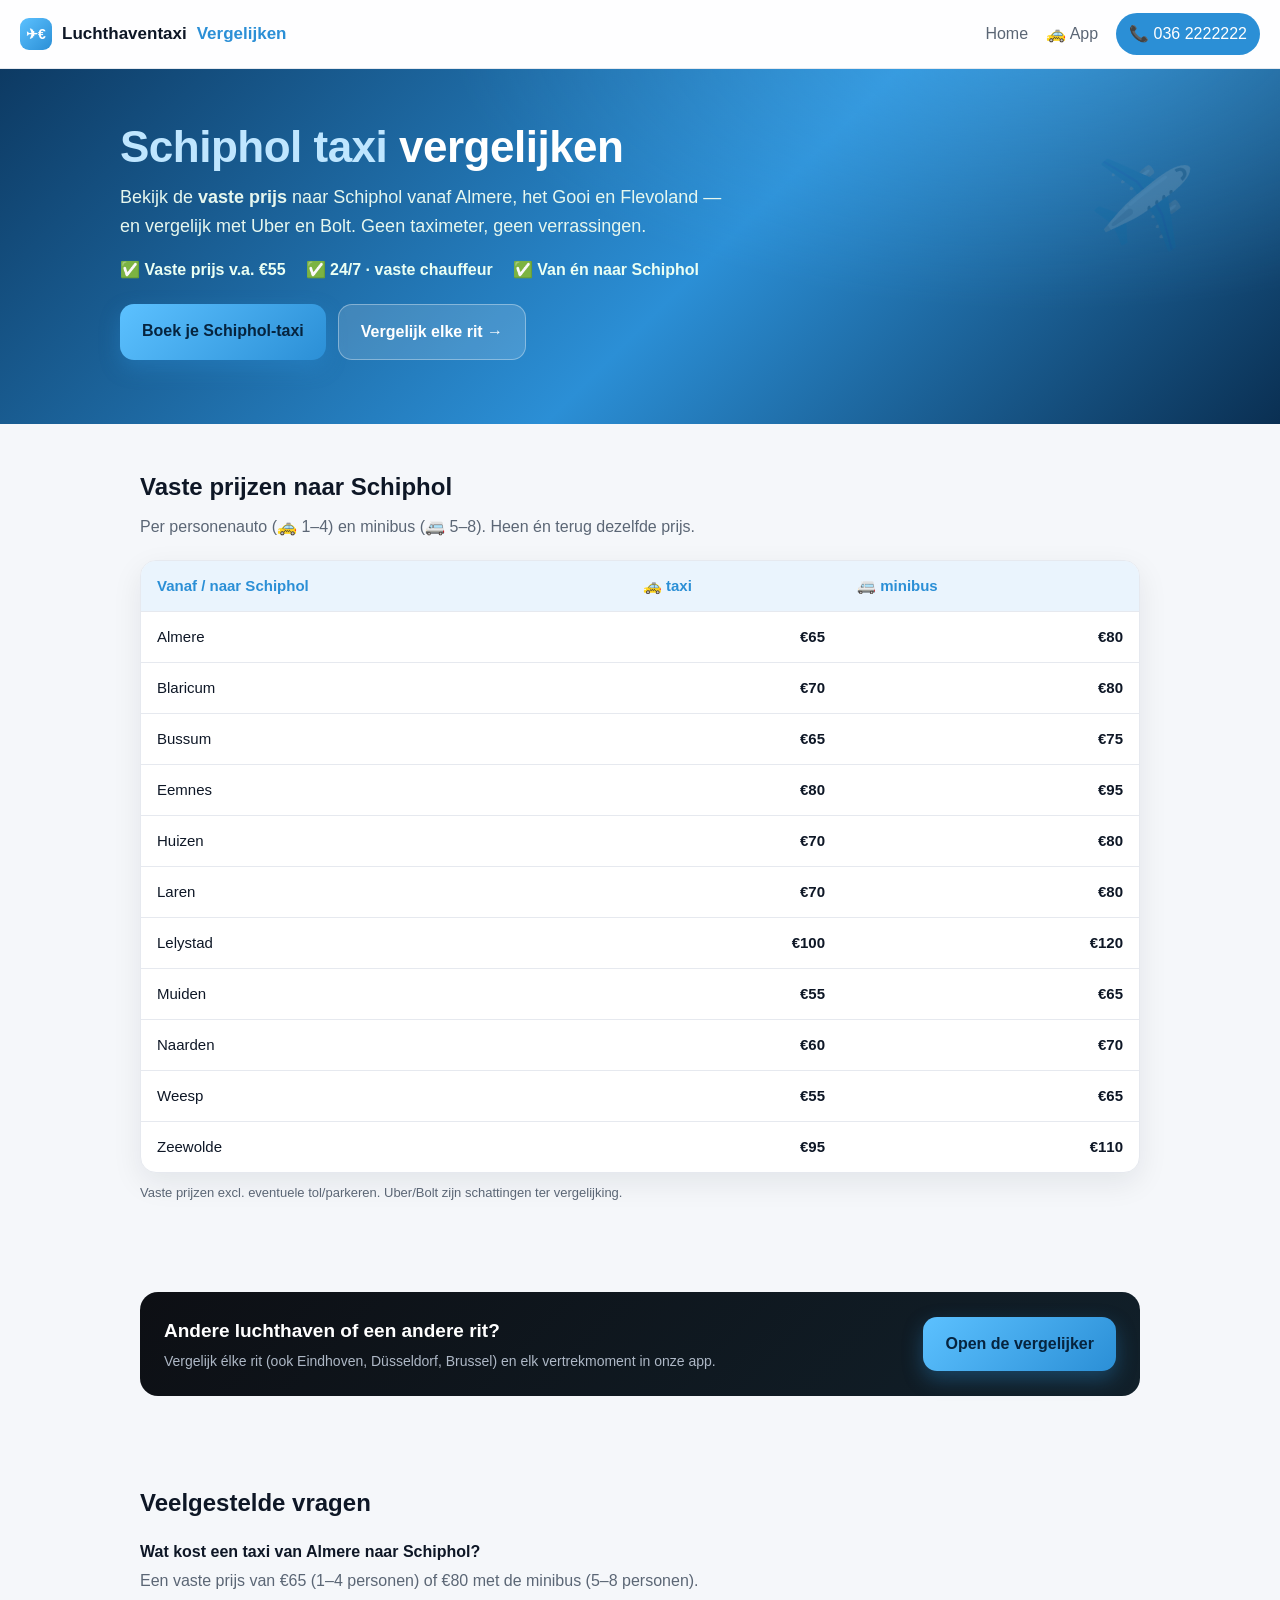
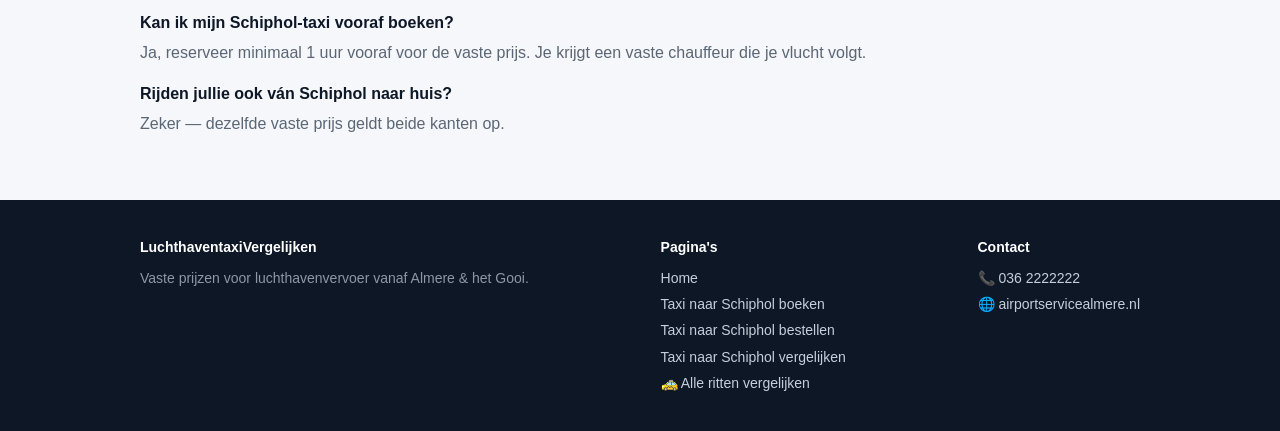
<file: schiphol-taxi-vergelijken/index.html>
<!DOCTYPE html>
<html lang="nl">
<head>
  <meta charset="UTF-8" />
  <meta name="viewport" content="width=device-width, initial-scale=1.0" />
  <title>Schiphol taxi vergelijken — vaste prijs vanaf Almere & het Gooi | v.a. €55</title>
  <meta name="description" content="Schiphol taxi vergelijken vanaf Almere, Bussum, Naarden, Huizen, Weesp en meer. Bekijk de vaste prijs (v.a. €55), vergelijk met Uber en Bolt, en boek je taxi naar Schiphol in één klik." />
  <meta name="keywords" content="schiphol taxi vergelijken, taxi naar schiphol vergelijken, schiphol taxi Almere, taxi Almere Schiphol vaste prijs, goedkope schiphol taxi" />
  <link rel="canonical" href="https://luchthaventaxivergelijken.nl/schiphol-taxi-vergelijken/" />
  <meta name="robots" content="index,follow,max-image-preview:large" />
  <meta name="theme-color" content="#2b8fd6" />
  <meta property="og:type" content="website" />
  <meta property="og:locale" content="nl_NL" />
  <meta property="og:title" content="Schiphol taxi vergelijken — vaste prijs vanaf Almere & het Gooi" />
  <meta property="og:description" content="Vaste prijs naar Schiphol v.a. €55. Vergelijk met Uber/Bolt en boek met een vaste chauffeur." />
  <meta property="og:url" content="https://luchthaventaxivergelijken.nl/schiphol-taxi-vergelijken/" />
  <meta property="og:image" content="https://luchthaventaxivergelijken.nl/assets/og.png" />
  <meta name="twitter:card" content="summary_large_image" />
  <link rel="icon" href="../assets/favicon.svg" type="image/svg+xml" />
  <link rel="stylesheet" href="../landings.css" />
  <script type="application/ld+json">
  {"@context":"https://schema.org","@type":"FAQPage","mainEntity":[
    {"@type":"Question","name":"Wat kost een taxi van Almere naar Schiphol?","acceptedAnswer":{"@type":"Answer","text":"Een taxi van Almere naar Schiphol kost een vaste prijs van €65 (1–4 personen) of €80 met de minibus (5–8 personen)."}},
    {"@type":"Question","name":"Is een vaste prijs goedkoper dan Uber naar Schiphol?","acceptedAnswer":{"@type":"Answer","text":"Voor Schiphol meestal wel: wij rekenen een vaste prijs zonder taximeter of drukte-toeslag, terwijl Uber en Bolt met surge werken."}}
  ]}
  </script>
</head>
<body>
  <header class="site-header">
    <a class="logo" href="../"><span class="badge">✈︎€</span>Luchthaventaxi<strong>Vergelijken</strong></a>
    <nav class="nav">
      <a class="hide" href="../">Home</a>
      <a class="hide" href="../app/">🚕 App</a>
      <a class="cta" href="tel:0362222222">📞 036&nbsp;2222222</a>
    </nav>
  </header>

  <section class="hero">
    <div class="hero-bg"></div>
    <div class="hero-in">
      <h1><span class="accent">Schiphol taxi</span> vergelijken</h1>
      <p class="lead">Bekijk de <strong>vaste prijs</strong> naar Schiphol vanaf Almere, het Gooi en Flevoland — en vergelijk met Uber en Bolt. Geen taximeter, geen verrassingen.</p>
      <ul class="points"><li>✅ Vaste prijs v.a. €55</li><li>✅ 24/7 · vaste chauffeur</li><li>✅ Van én naar Schiphol</li></ul>
      <div class="cta-row">
        <a class="btn btn-primary" href="https://www.airportservicealmere.nl/" target="_blank" rel="noopener">Boek je Schiphol-taxi</a>
        <a class="btn btn-ghost" href="../app/">Vergelijk elke rit →</a>
      </div>
    </div>
  </section>

  <section class="block">
    <div class="container">
      <h2 class="section-title">Vaste prijzen naar Schiphol</h2>
      <p class="section-sub">Per personenauto (🚕 1–4) en minibus (🚐 5–8). Heen én terug dezelfde prijs.</p>
      <div class="card">
        <table class="fares">
          <thead><tr><th>Vanaf / naar Schiphol</th><th>🚕 taxi</th><th>🚐 minibus</th></tr></thead>
          <tbody>
            <tr><td>Almere</td><td>€65</td><td>€80</td></tr>
            <tr><td>Blaricum</td><td>€70</td><td>€80</td></tr>
            <tr><td>Bussum</td><td>€65</td><td>€75</td></tr>
            <tr><td>Eemnes</td><td>€80</td><td>€95</td></tr>
            <tr><td>Huizen</td><td>€70</td><td>€80</td></tr>
            <tr><td>Laren</td><td>€70</td><td>€80</td></tr>
            <tr><td>Lelystad</td><td>€100</td><td>€120</td></tr>
            <tr><td>Muiden</td><td>€55</td><td>€65</td></tr>
            <tr><td>Naarden</td><td>€60</td><td>€70</td></tr>
            <tr><td>Weesp</td><td>€55</td><td>€65</td></tr>
            <tr><td>Zeewolde</td><td>€95</td><td>€110</td></tr>
          </tbody>
        </table>
      </div>
      <p class="note">Vaste prijzen excl. eventuele tol/parkeren. Uber/Bolt zijn schattingen ter vergelijking.</p>
    </div>
  </section>

  <section class="block">
    <div class="container">
      <div class="app-cta">
        <div><h3>Andere luchthaven of een andere rit?</h3><p>Vergelijk élke rit (ook Eindhoven, Düsseldorf, Brussel) en elk vertrekmoment in onze app.</p></div>
        <a class="btn btn-primary" href="../app/">Open de vergelijker</a>
      </div>
    </div>
  </section>

  <section class="block">
    <div class="container faq">
      <h2 class="section-title">Veelgestelde vragen</h2>
      <dl>
        <dt>Wat kost een taxi van Almere naar Schiphol?</dt>
        <dd>Een vaste prijs van €65 (1–4 personen) of €80 met de minibus (5–8 personen).</dd>
        <dt>Kan ik mijn Schiphol-taxi vooraf boeken?</dt>
        <dd>Ja, reserveer minimaal 1 uur vooraf voor de vaste prijs. Je krijgt een vaste chauffeur die je vlucht volgt.</dd>
        <dt>Rijden jullie ook ván Schiphol naar huis?</dt>
        <dd>Zeker — dezelfde vaste prijs geldt beide kanten op.</dd>
      </dl>
    </div>
  </section>

  <footer class="site">
    <div class="container cols">
      <div><h4>LuchthaventaxiVergelijken</h4><p>Vaste prijzen voor luchthavenvervoer vanaf Almere & het Gooi.</p></div>
      <div><h4>Pagina's</h4><ul>
        <li><a href="../">Home</a></li>
        <li><a href="../taxi-naar-schiphol-boeken/">Taxi naar Schiphol boeken</a></li>
        <li><a href="../taxi-naar-schiphol-bestellen/">Taxi naar Schiphol bestellen</a></li>
        <li><a href="../taxi-naar-schiphol-vergelijken/">Taxi naar Schiphol vergelijken</a></li>
        <li><a href="../app/">🚕 Alle ritten vergelijken</a></li>
      </ul></div>
      <div><h4>Contact</h4><ul><li>📞 <a href="tel:0362222222">036 2222222</a></li><li>🌐 <a href="https://www.airportservicealmere.nl/" target="_blank" rel="noopener">airportservicealmere.nl</a></li></ul></div>
    </div>
  </footer>
</body>
</html>
</file>
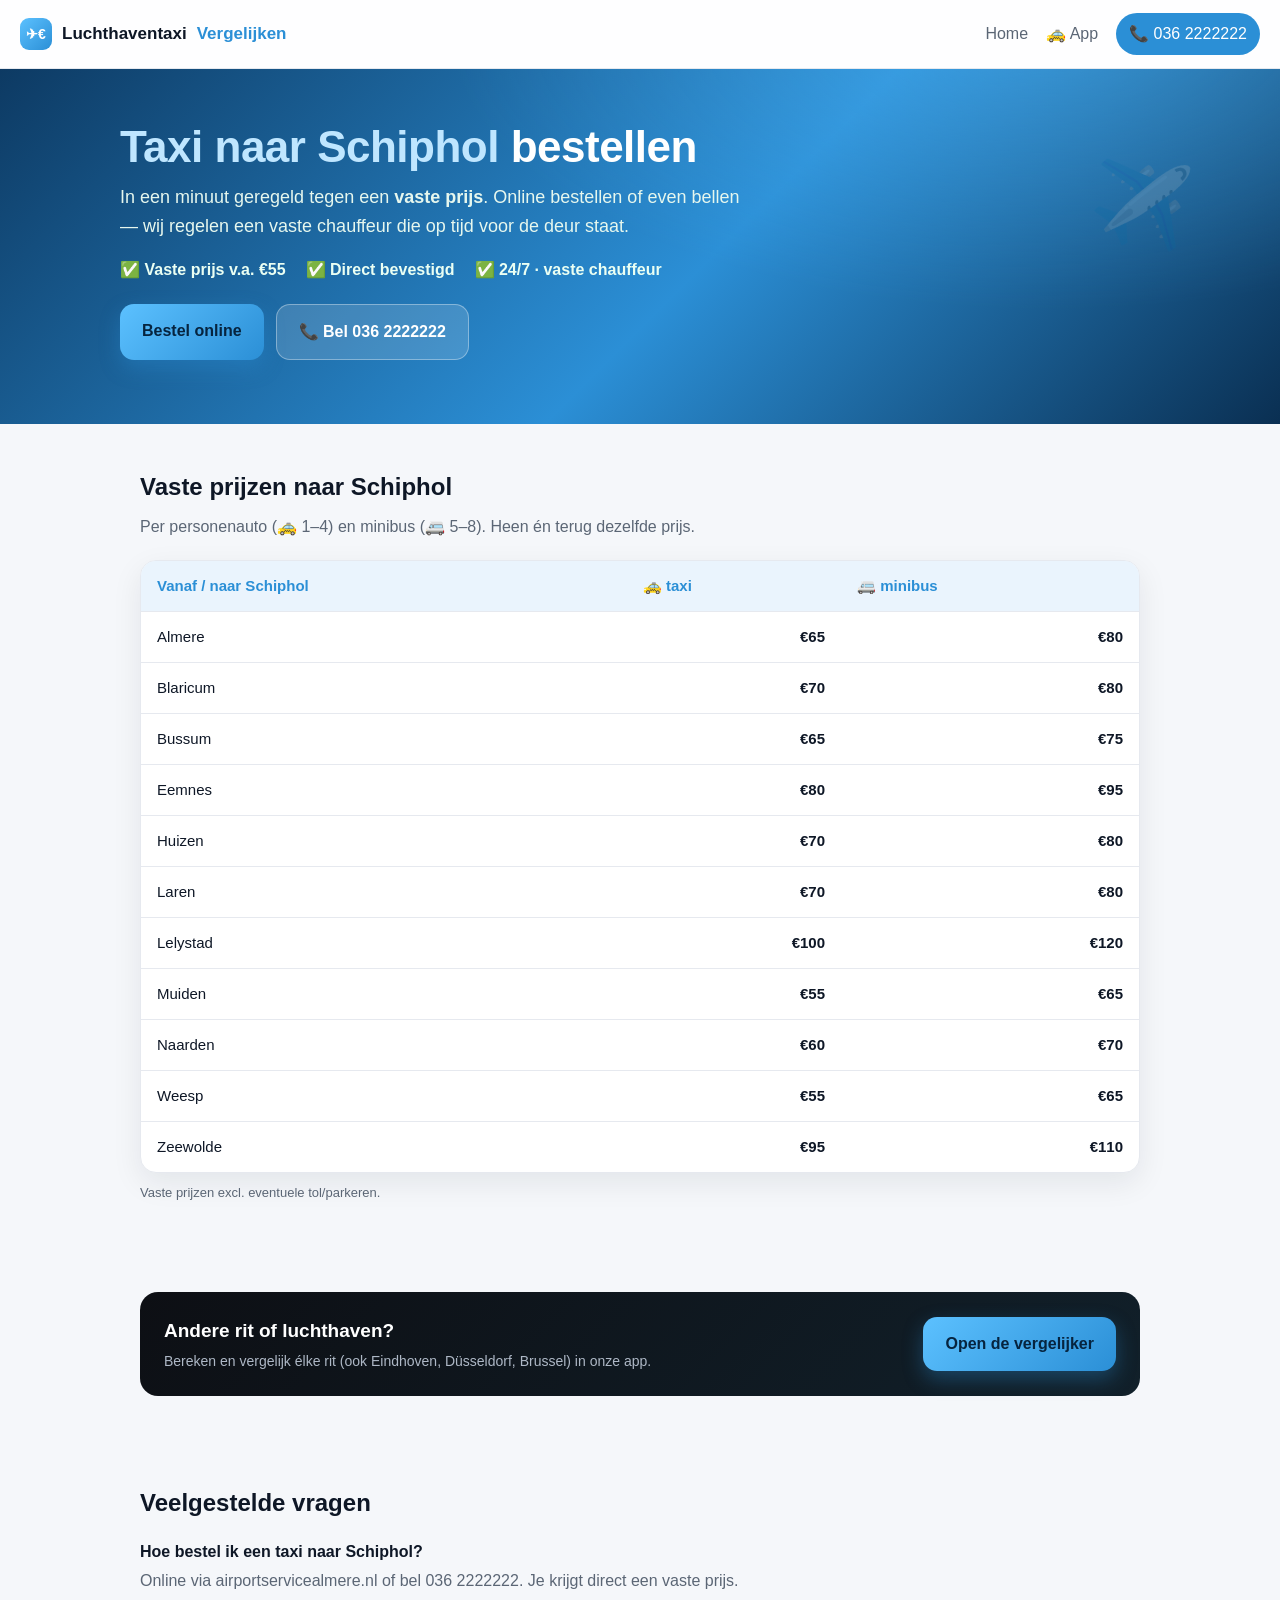
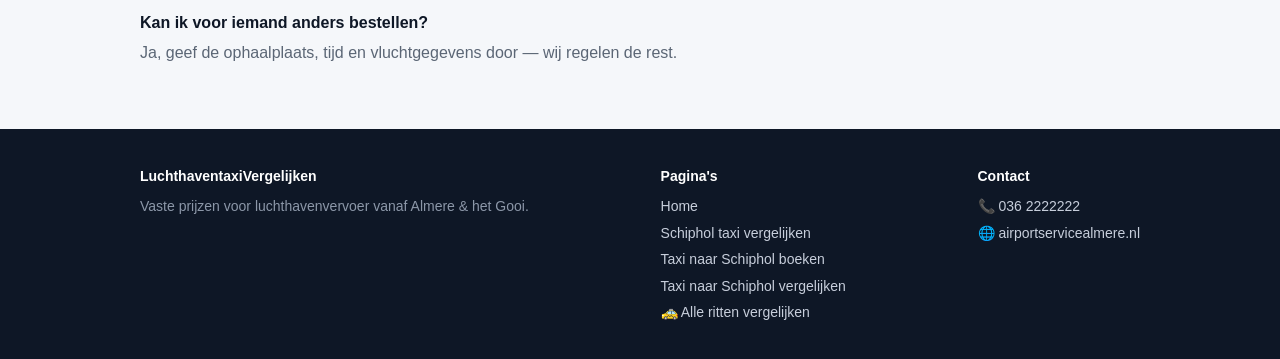
<file: taxi-naar-schiphol-bestellen/index.html>
<!DOCTYPE html>
<html lang="nl">
<head>
  <meta charset="UTF-8" />
  <meta name="viewport" content="width=device-width, initial-scale=1.0" />
  <title>Taxi naar Schiphol bestellen — direct geregeld, vaste prijs</title>
  <meta name="description" content="Taxi naar Schiphol bestellen vanaf Almere en het Gooi. Vaste prijs v.a. €55, vaste chauffeur, 24/7. Online bestellen of bel 036 2222222 — geen taximeter, geen verrassingen." />
  <meta name="keywords" content="taxi naar schiphol bestellen, schiphol taxi bestellen, taxi Almere Schiphol bestellen, luchthaventaxi bestellen" />
  <link rel="canonical" href="https://luchthaventaxivergelijken.nl/taxi-naar-schiphol-bestellen/" />
  <meta name="robots" content="index,follow,max-image-preview:large" />
  <meta name="theme-color" content="#2b8fd6" />
  <meta property="og:type" content="website" />
  <meta property="og:locale" content="nl_NL" />
  <meta property="og:title" content="Taxi naar Schiphol bestellen — direct geregeld, vaste prijs" />
  <meta property="og:description" content="Bestel je Schiphol-taxi tegen een vaste prijs. 24/7, vaste chauffeur, geen taximeter." />
  <meta property="og:url" content="https://luchthaventaxivergelijken.nl/taxi-naar-schiphol-bestellen/" />
  <meta property="og:image" content="https://luchthaventaxivergelijken.nl/assets/og.png" />
  <meta name="twitter:card" content="summary_large_image" />
  <link rel="icon" href="../assets/favicon.svg" type="image/svg+xml" />
  <link rel="stylesheet" href="../landings.css" />
  <script type="application/ld+json">
  {"@context":"https://schema.org","@type":"FAQPage","mainEntity":[
    {"@type":"Question","name":"Hoe bestel ik een taxi naar Schiphol?","acceptedAnswer":{"@type":"Answer","text":"Bestel online via airportservicealmere.nl of bel 036 2222222. Je krijgt een vaste prijs en een vaste chauffeur."}},
    {"@type":"Question","name":"Wat kost een taxi naar Schiphol?","acceptedAnswer":{"@type":"Answer","text":"Vanaf €55 afhankelijk van je plaats; Almere–Schiphol is €65 (taxi) of €80 (minibus)."}}
  ]}
  </script>
</head>
<body>
  <header class="site-header">
    <a class="logo" href="../"><span class="badge">✈︎€</span>Luchthaventaxi<strong>Vergelijken</strong></a>
    <nav class="nav">
      <a class="hide" href="../">Home</a>
      <a class="hide" href="../app/">🚕 App</a>
      <a class="cta" href="tel:0362222222">📞 036&nbsp;2222222</a>
    </nav>
  </header>

  <section class="hero">
    <div class="hero-bg"></div>
    <div class="hero-in">
      <h1><span class="accent">Taxi naar Schiphol</span> bestellen</h1>
      <p class="lead">In een minuut geregeld tegen een <strong>vaste prijs</strong>. Online bestellen of even bellen — wij regelen een vaste chauffeur die op tijd voor de deur staat.</p>
      <ul class="points"><li>✅ Vaste prijs v.a. €55</li><li>✅ Direct bevestigd</li><li>✅ 24/7 · vaste chauffeur</li></ul>
      <div class="cta-row">
        <a class="btn btn-primary" href="https://www.airportservicealmere.nl/" target="_blank" rel="noopener">Bestel online</a>
        <a class="btn btn-ghost" href="tel:0362222222">📞 Bel 036 2222222</a>
      </div>
    </div>
  </section>

  <section class="block">
    <div class="container">
      <h2 class="section-title">Vaste prijzen naar Schiphol</h2>
      <p class="section-sub">Per personenauto (🚕 1–4) en minibus (🚐 5–8). Heen én terug dezelfde prijs.</p>
      <div class="card">
        <table class="fares">
          <thead><tr><th>Vanaf / naar Schiphol</th><th>🚕 taxi</th><th>🚐 minibus</th></tr></thead>
          <tbody>
            <tr><td>Almere</td><td>€65</td><td>€80</td></tr>
            <tr><td>Blaricum</td><td>€70</td><td>€80</td></tr>
            <tr><td>Bussum</td><td>€65</td><td>€75</td></tr>
            <tr><td>Eemnes</td><td>€80</td><td>€95</td></tr>
            <tr><td>Huizen</td><td>€70</td><td>€80</td></tr>
            <tr><td>Laren</td><td>€70</td><td>€80</td></tr>
            <tr><td>Lelystad</td><td>€100</td><td>€120</td></tr>
            <tr><td>Muiden</td><td>€55</td><td>€65</td></tr>
            <tr><td>Naarden</td><td>€60</td><td>€70</td></tr>
            <tr><td>Weesp</td><td>€55</td><td>€65</td></tr>
            <tr><td>Zeewolde</td><td>€95</td><td>€110</td></tr>
          </tbody>
        </table>
      </div>
      <p class="note">Vaste prijzen excl. eventuele tol/parkeren.</p>
    </div>
  </section>

  <section class="block">
    <div class="container">
      <div class="app-cta">
        <div><h3>Andere rit of luchthaven?</h3><p>Bereken en vergelijk élke rit (ook Eindhoven, Düsseldorf, Brussel) in onze app.</p></div>
        <a class="btn btn-primary" href="../app/">Open de vergelijker</a>
      </div>
    </div>
  </section>

  <section class="block">
    <div class="container faq">
      <h2 class="section-title">Veelgestelde vragen</h2>
      <dl>
        <dt>Hoe bestel ik een taxi naar Schiphol?</dt>
        <dd>Online via airportservicealmere.nl of bel 036 2222222. Je krijgt direct een vaste prijs.</dd>
        <dt>Kan ik voor iemand anders bestellen?</dt>
        <dd>Ja, geef de ophaalplaats, tijd en vluchtgegevens door — wij regelen de rest.</dd>
      </dl>
    </div>
  </section>

  <footer class="site">
    <div class="container cols">
      <div><h4>LuchthaventaxiVergelijken</h4><p>Vaste prijzen voor luchthavenvervoer vanaf Almere & het Gooi.</p></div>
      <div><h4>Pagina's</h4><ul>
        <li><a href="../">Home</a></li>
        <li><a href="../schiphol-taxi-vergelijken/">Schiphol taxi vergelijken</a></li>
        <li><a href="../taxi-naar-schiphol-boeken/">Taxi naar Schiphol boeken</a></li>
        <li><a href="../taxi-naar-schiphol-vergelijken/">Taxi naar Schiphol vergelijken</a></li>
        <li><a href="../app/">🚕 Alle ritten vergelijken</a></li>
      </ul></div>
      <div><h4>Contact</h4><ul><li>📞 <a href="tel:0362222222">036 2222222</a></li><li>🌐 <a href="https://www.airportservicealmere.nl/" target="_blank" rel="noopener">airportservicealmere.nl</a></li></ul></div>
    </div>
  </footer>
</body>
</html>
</file>
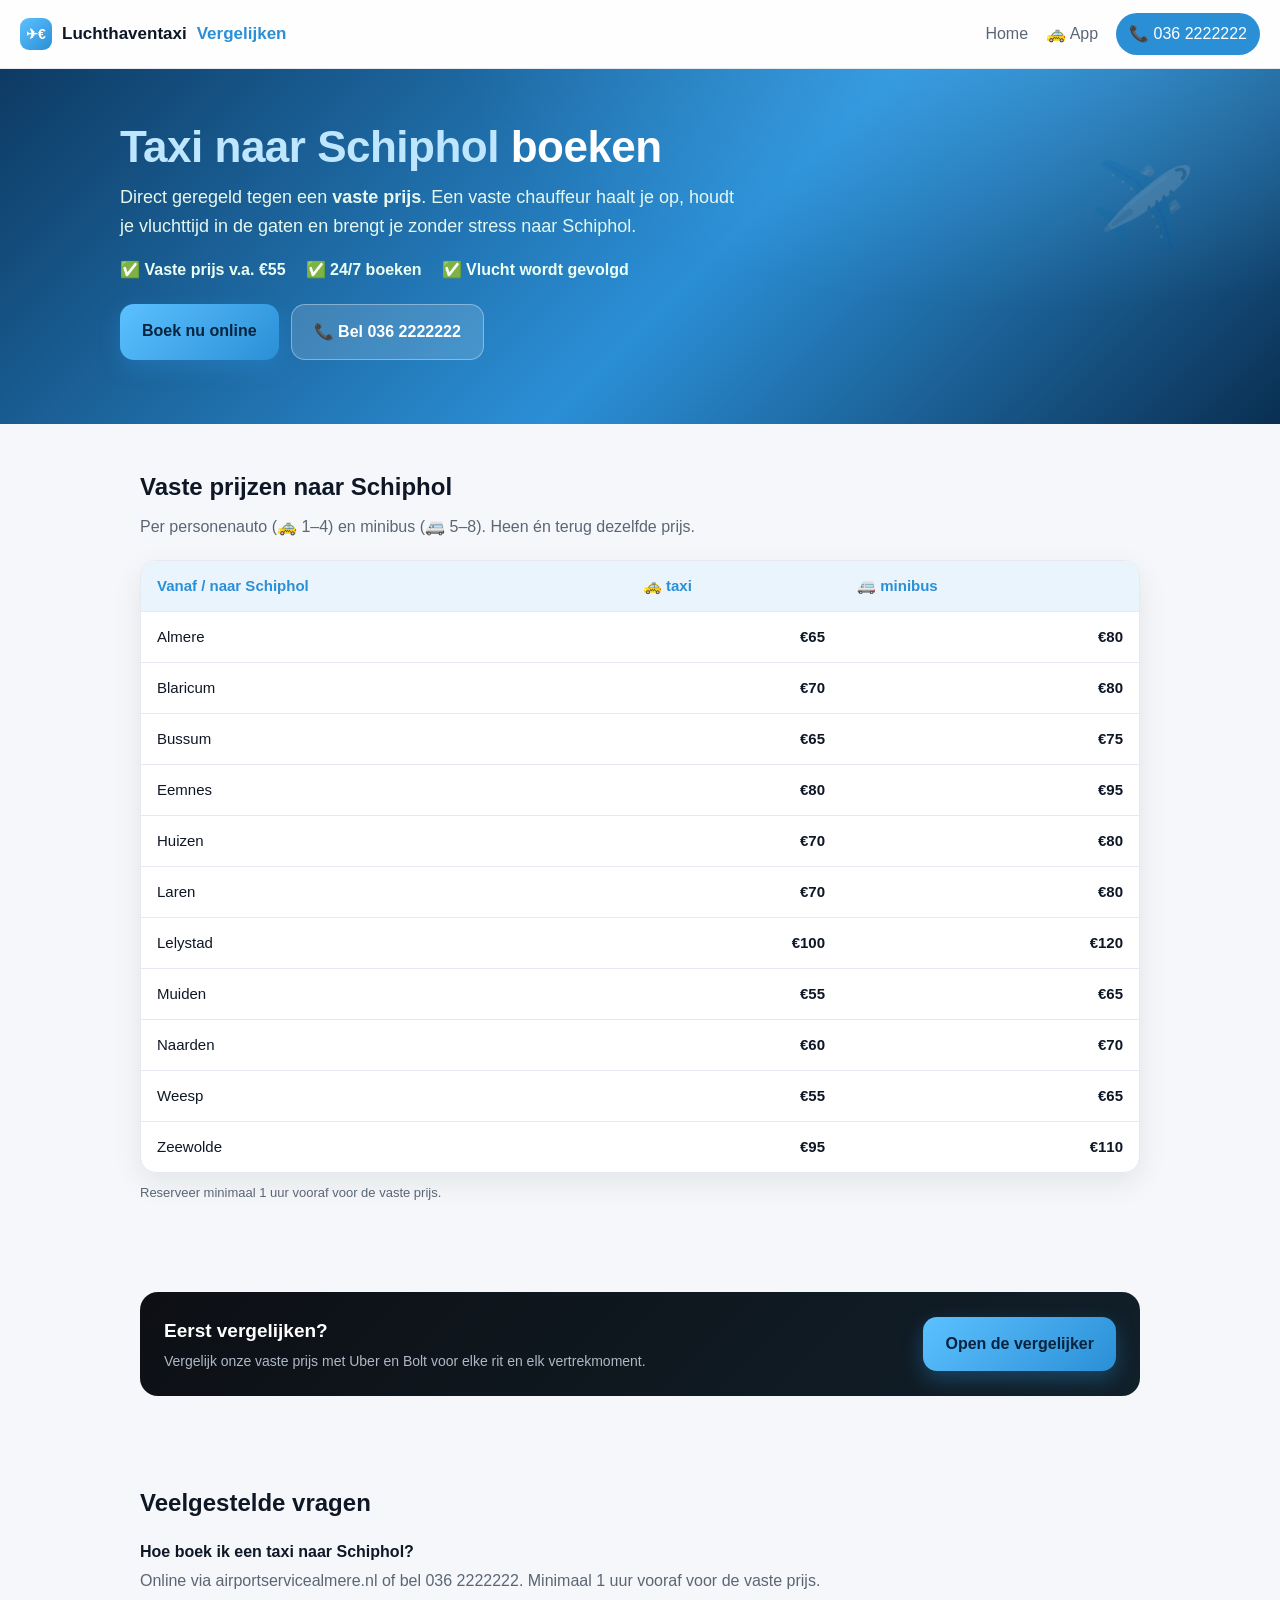
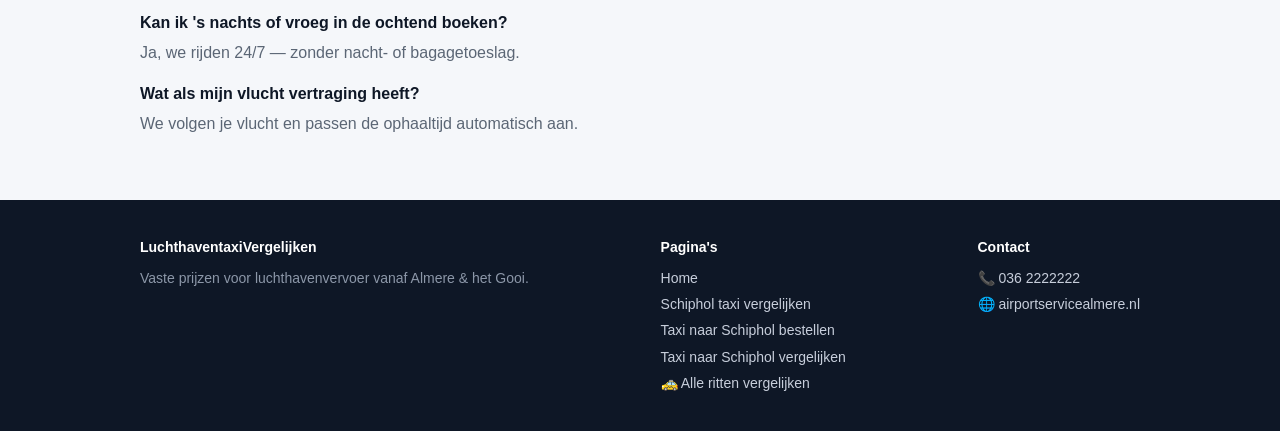
<file: taxi-naar-schiphol-boeken/index.html>
<!DOCTYPE html>
<html lang="nl">
<head>
  <meta charset="UTF-8" />
  <meta name="viewport" content="width=device-width, initial-scale=1.0" />
  <title>Taxi naar Schiphol boeken — vaste prijs, vaste chauffeur | 24/7</title>
  <meta name="description" content="Taxi naar Schiphol boeken vanaf Almere en het Gooi tegen een vaste prijs (v.a. €55). Vaste chauffeur, 24/7 beschikbaar, je vlucht wordt gevolgd. Reserveer minimaal 1 uur vooraf." />
  <meta name="keywords" content="taxi naar schiphol boeken, schiphol taxi boeken, taxi Almere Schiphol boeken, luchthaventaxi reserveren, taxi naar schiphol reserveren" />
  <link rel="canonical" href="https://luchthaventaxivergelijken.nl/taxi-naar-schiphol-boeken/" />
  <meta name="robots" content="index,follow,max-image-preview:large" />
  <meta name="theme-color" content="#2b8fd6" />
  <meta property="og:type" content="website" />
  <meta property="og:locale" content="nl_NL" />
  <meta property="og:title" content="Taxi naar Schiphol boeken — vaste prijs, vaste chauffeur" />
  <meta property="og:description" content="Boek je Schiphol-taxi tegen een vaste prijs. 24/7, vaste chauffeur, je vlucht wordt gevolgd." />
  <meta property="og:url" content="https://luchthaventaxivergelijken.nl/taxi-naar-schiphol-boeken/" />
  <meta property="og:image" content="https://luchthaventaxivergelijken.nl/assets/og.png" />
  <meta name="twitter:card" content="summary_large_image" />
  <link rel="icon" href="../assets/favicon.svg" type="image/svg+xml" />
  <link rel="stylesheet" href="../landings.css" />
  <script type="application/ld+json">
  {"@context":"https://schema.org","@type":"FAQPage","mainEntity":[
    {"@type":"Question","name":"Hoe boek ik een taxi naar Schiphol?","acceptedAnswer":{"@type":"Answer","text":"Boek online via airportservicealmere.nl of bel 036 2222222. Reserveer minimaal 1 uur vooraf voor de vaste prijs."}},
    {"@type":"Question","name":"Houden jullie mijn vluchttijd in de gaten?","acceptedAnswer":{"@type":"Answer","text":"Ja. Bij ophalen vanaf Schiphol volgen we je vlucht, zodat de chauffeur klaarstaat wanneer je land."}}
  ]}
  </script>
</head>
<body>
  <header class="site-header">
    <a class="logo" href="../"><span class="badge">✈︎€</span>Luchthaventaxi<strong>Vergelijken</strong></a>
    <nav class="nav">
      <a class="hide" href="../">Home</a>
      <a class="hide" href="../app/">🚕 App</a>
      <a class="cta" href="tel:0362222222">📞 036&nbsp;2222222</a>
    </nav>
  </header>

  <section class="hero">
    <div class="hero-bg"></div>
    <div class="hero-in">
      <h1><span class="accent">Taxi naar Schiphol</span> boeken</h1>
      <p class="lead">Direct geregeld tegen een <strong>vaste prijs</strong>. Een vaste chauffeur haalt je op, houdt je vluchttijd in de gaten en brengt je zonder stress naar Schiphol.</p>
      <ul class="points"><li>✅ Vaste prijs v.a. €55</li><li>✅ 24/7 boeken</li><li>✅ Vlucht wordt gevolgd</li></ul>
      <div class="cta-row">
        <a class="btn btn-primary" href="https://www.airportservicealmere.nl/" target="_blank" rel="noopener">Boek nu online</a>
        <a class="btn btn-ghost" href="tel:0362222222">📞 Bel 036 2222222</a>
      </div>
    </div>
  </section>

  <section class="block">
    <div class="container">
      <h2 class="section-title">Vaste prijzen naar Schiphol</h2>
      <p class="section-sub">Per personenauto (🚕 1–4) en minibus (🚐 5–8). Heen én terug dezelfde prijs.</p>
      <div class="card">
        <table class="fares">
          <thead><tr><th>Vanaf / naar Schiphol</th><th>🚕 taxi</th><th>🚐 minibus</th></tr></thead>
          <tbody>
            <tr><td>Almere</td><td>€65</td><td>€80</td></tr>
            <tr><td>Blaricum</td><td>€70</td><td>€80</td></tr>
            <tr><td>Bussum</td><td>€65</td><td>€75</td></tr>
            <tr><td>Eemnes</td><td>€80</td><td>€95</td></tr>
            <tr><td>Huizen</td><td>€70</td><td>€80</td></tr>
            <tr><td>Laren</td><td>€70</td><td>€80</td></tr>
            <tr><td>Lelystad</td><td>€100</td><td>€120</td></tr>
            <tr><td>Muiden</td><td>€55</td><td>€65</td></tr>
            <tr><td>Naarden</td><td>€60</td><td>€70</td></tr>
            <tr><td>Weesp</td><td>€55</td><td>€65</td></tr>
            <tr><td>Zeewolde</td><td>€95</td><td>€110</td></tr>
          </tbody>
        </table>
      </div>
      <p class="note">Reserveer minimaal 1 uur vooraf voor de vaste prijs.</p>
    </div>
  </section>

  <section class="block">
    <div class="container">
      <div class="app-cta">
        <div><h3>Eerst vergelijken?</h3><p>Vergelijk onze vaste prijs met Uber en Bolt voor elke rit en elk vertrekmoment.</p></div>
        <a class="btn btn-primary" href="../app/">Open de vergelijker</a>
      </div>
    </div>
  </section>

  <section class="block">
    <div class="container faq">
      <h2 class="section-title">Veelgestelde vragen</h2>
      <dl>
        <dt>Hoe boek ik een taxi naar Schiphol?</dt>
        <dd>Online via airportservicealmere.nl of bel 036 2222222. Minimaal 1 uur vooraf voor de vaste prijs.</dd>
        <dt>Kan ik 's nachts of vroeg in de ochtend boeken?</dt>
        <dd>Ja, we rijden 24/7 — zonder nacht- of bagagetoeslag.</dd>
        <dt>Wat als mijn vlucht vertraging heeft?</dt>
        <dd>We volgen je vlucht en passen de ophaaltijd automatisch aan.</dd>
      </dl>
    </div>
  </section>

  <footer class="site">
    <div class="container cols">
      <div><h4>LuchthaventaxiVergelijken</h4><p>Vaste prijzen voor luchthavenvervoer vanaf Almere & het Gooi.</p></div>
      <div><h4>Pagina's</h4><ul>
        <li><a href="../">Home</a></li>
        <li><a href="../schiphol-taxi-vergelijken/">Schiphol taxi vergelijken</a></li>
        <li><a href="../taxi-naar-schiphol-bestellen/">Taxi naar Schiphol bestellen</a></li>
        <li><a href="../taxi-naar-schiphol-vergelijken/">Taxi naar Schiphol vergelijken</a></li>
        <li><a href="../app/">🚕 Alle ritten vergelijken</a></li>
      </ul></div>
      <div><h4>Contact</h4><ul><li>📞 <a href="tel:0362222222">036 2222222</a></li><li>🌐 <a href="https://www.airportservicealmere.nl/" target="_blank" rel="noopener">airportservicealmere.nl</a></li></ul></div>
    </div>
  </footer>
</body>
</html>
</file>
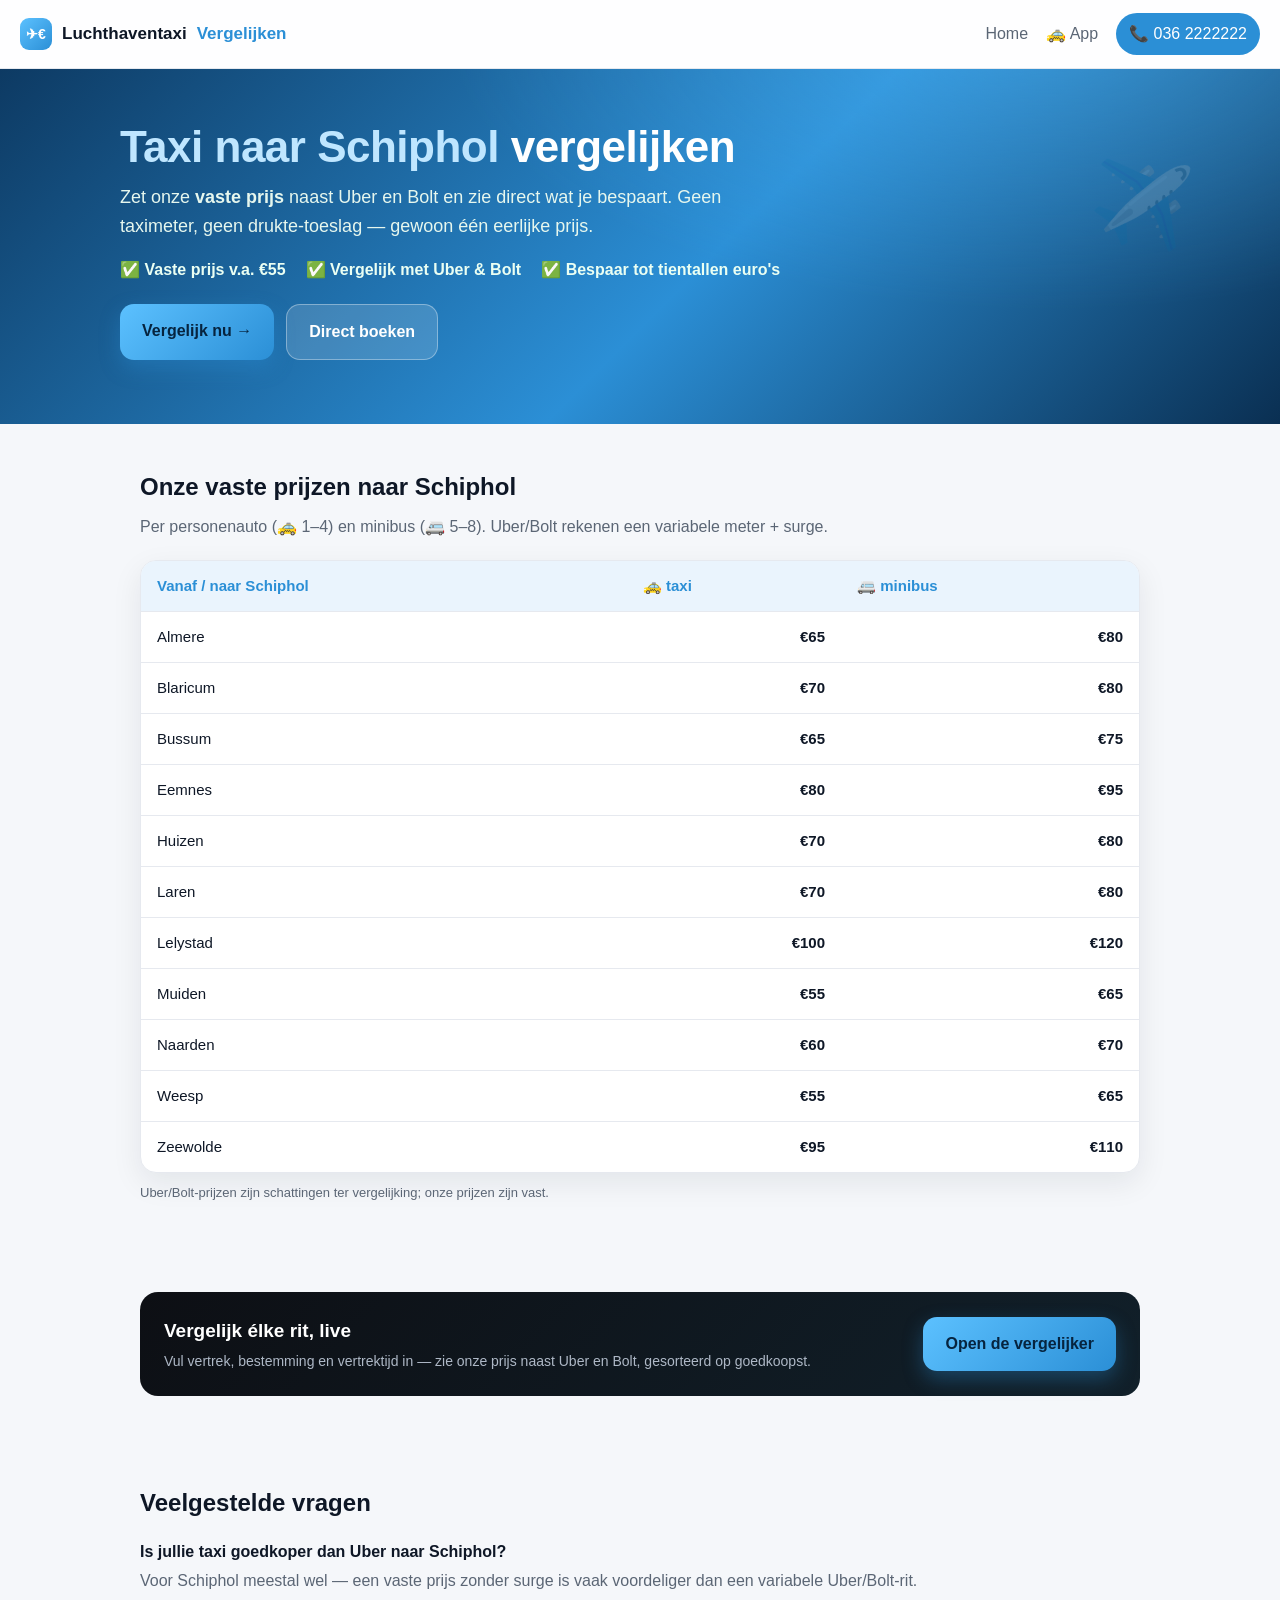
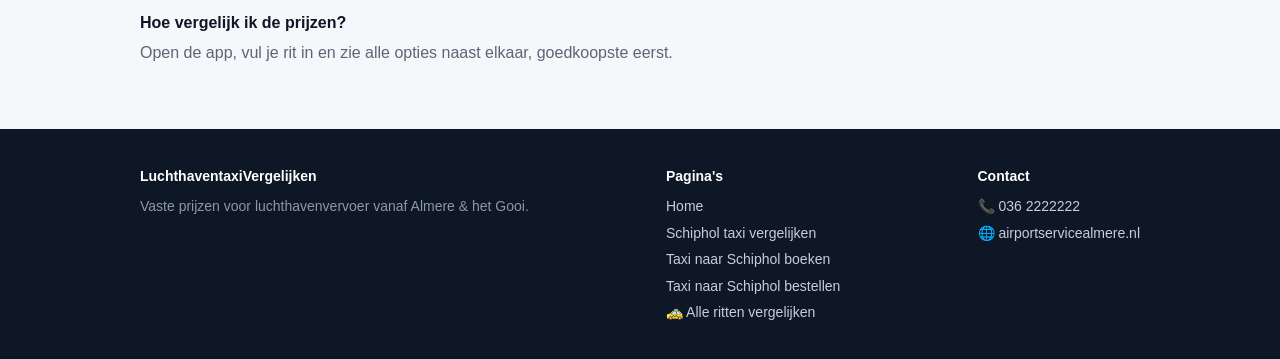
<file: taxi-naar-schiphol-vergelijken/index.html>
<!DOCTYPE html>
<html lang="nl">
<head>
  <meta charset="UTF-8" />
  <meta name="viewport" content="width=device-width, initial-scale=1.0" />
  <title>Taxi naar Schiphol vergelijken — goedkoopste vaste prijs</title>
  <meta name="description" content="Taxi naar Schiphol vergelijken: onze vaste prijs (v.a. €55) naast Uber en Bolt. Vanaf Almere en het Gooi, geen taximeter, geen drukte-toeslag. Vergelijk en boek in één klik." />
  <meta name="keywords" content="taxi naar schiphol vergelijken, schiphol taxi vergelijken, goedkoopste taxi schiphol, taxi schiphol prijzen vergelijken" />
  <link rel="canonical" href="https://luchthaventaxivergelijken.nl/taxi-naar-schiphol-vergelijken/" />
  <meta name="robots" content="index,follow,max-image-preview:large" />
  <meta name="theme-color" content="#2b8fd6" />
  <meta property="og:type" content="website" />
  <meta property="og:locale" content="nl_NL" />
  <meta property="og:title" content="Taxi naar Schiphol vergelijken — goedkoopste vaste prijs" />
  <meta property="og:description" content="Vergelijk onze vaste Schiphol-prijs met Uber en Bolt. Geen taximeter, geen surge." />
  <meta property="og:url" content="https://luchthaventaxivergelijken.nl/taxi-naar-schiphol-vergelijken/" />
  <meta property="og:image" content="https://luchthaventaxivergelijken.nl/assets/og.png" />
  <meta name="twitter:card" content="summary_large_image" />
  <link rel="icon" href="../assets/favicon.svg" type="image/svg+xml" />
  <link rel="stylesheet" href="../landings.css" />
  <script type="application/ld+json">
  {"@context":"https://schema.org","@type":"FAQPage","mainEntity":[
    {"@type":"Question","name":"Is een vaste prijs goedkoper dan Uber of Bolt naar Schiphol?","acceptedAnswer":{"@type":"Answer","text":"Voor Schiphol meestal wel: een vaste prijs zonder taximeter of drukte-toeslag is vaak voordeliger dan Uber/Bolt met surge."}},
    {"@type":"Question","name":"Hoe vergelijk ik taxiprijzen naar Schiphol?","acceptedAnswer":{"@type":"Answer","text":"Gebruik onze vergelijker: vul vertrek en bestemming in en zie onze vaste prijs naast Uber en Bolt."}}
  ]}
  </script>
</head>
<body>
  <header class="site-header">
    <a class="logo" href="../"><span class="badge">✈︎€</span>Luchthaventaxi<strong>Vergelijken</strong></a>
    <nav class="nav">
      <a class="hide" href="../">Home</a>
      <a class="hide" href="../app/">🚕 App</a>
      <a class="cta" href="tel:0362222222">📞 036&nbsp;2222222</a>
    </nav>
  </header>

  <section class="hero">
    <div class="hero-bg"></div>
    <div class="hero-in">
      <h1><span class="accent">Taxi naar Schiphol</span> vergelijken</h1>
      <p class="lead">Zet onze <strong>vaste prijs</strong> naast Uber en Bolt en zie direct wat je bespaart. Geen taximeter, geen drukte-toeslag — gewoon één eerlijke prijs.</p>
      <ul class="points"><li>✅ Vaste prijs v.a. €55</li><li>✅ Vergelijk met Uber & Bolt</li><li>✅ Bespaar tot tientallen euro's</li></ul>
      <div class="cta-row">
        <a class="btn btn-primary" href="../app/">Vergelijk nu →</a>
        <a class="btn btn-ghost" href="https://www.airportservicealmere.nl/" target="_blank" rel="noopener">Direct boeken</a>
      </div>
    </div>
  </section>

  <section class="block">
    <div class="container">
      <h2 class="section-title">Onze vaste prijzen naar Schiphol</h2>
      <p class="section-sub">Per personenauto (🚕 1–4) en minibus (🚐 5–8). Uber/Bolt rekenen een variabele meter + surge.</p>
      <div class="card">
        <table class="fares">
          <thead><tr><th>Vanaf / naar Schiphol</th><th>🚕 taxi</th><th>🚐 minibus</th></tr></thead>
          <tbody>
            <tr><td>Almere</td><td>€65</td><td>€80</td></tr>
            <tr><td>Blaricum</td><td>€70</td><td>€80</td></tr>
            <tr><td>Bussum</td><td>€65</td><td>€75</td></tr>
            <tr><td>Eemnes</td><td>€80</td><td>€95</td></tr>
            <tr><td>Huizen</td><td>€70</td><td>€80</td></tr>
            <tr><td>Laren</td><td>€70</td><td>€80</td></tr>
            <tr><td>Lelystad</td><td>€100</td><td>€120</td></tr>
            <tr><td>Muiden</td><td>€55</td><td>€65</td></tr>
            <tr><td>Naarden</td><td>€60</td><td>€70</td></tr>
            <tr><td>Weesp</td><td>€55</td><td>€65</td></tr>
            <tr><td>Zeewolde</td><td>€95</td><td>€110</td></tr>
          </tbody>
        </table>
      </div>
      <p class="note">Uber/Bolt-prijzen zijn schattingen ter vergelijking; onze prijzen zijn vast.</p>
    </div>
  </section>

  <section class="block">
    <div class="container">
      <div class="app-cta">
        <div><h3>Vergelijk élke rit, live</h3><p>Vul vertrek, bestemming en vertrektijd in — zie onze prijs naast Uber en Bolt, gesorteerd op goedkoopst.</p></div>
        <a class="btn btn-primary" href="../app/">Open de vergelijker</a>
      </div>
    </div>
  </section>

  <section class="block">
    <div class="container faq">
      <h2 class="section-title">Veelgestelde vragen</h2>
      <dl>
        <dt>Is jullie taxi goedkoper dan Uber naar Schiphol?</dt>
        <dd>Voor Schiphol meestal wel — een vaste prijs zonder surge is vaak voordeliger dan een variabele Uber/Bolt-rit.</dd>
        <dt>Hoe vergelijk ik de prijzen?</dt>
        <dd>Open de app, vul je rit in en zie alle opties naast elkaar, goedkoopste eerst.</dd>
      </dl>
    </div>
  </section>

  <footer class="site">
    <div class="container cols">
      <div><h4>LuchthaventaxiVergelijken</h4><p>Vaste prijzen voor luchthavenvervoer vanaf Almere & het Gooi.</p></div>
      <div><h4>Pagina's</h4><ul>
        <li><a href="../">Home</a></li>
        <li><a href="../schiphol-taxi-vergelijken/">Schiphol taxi vergelijken</a></li>
        <li><a href="../taxi-naar-schiphol-boeken/">Taxi naar Schiphol boeken</a></li>
        <li><a href="../taxi-naar-schiphol-bestellen/">Taxi naar Schiphol bestellen</a></li>
        <li><a href="../app/">🚕 Alle ritten vergelijken</a></li>
      </ul></div>
      <div><h4>Contact</h4><ul><li>📞 <a href="tel:0362222222">036 2222222</a></li><li>🌐 <a href="https://www.airportservicealmere.nl/" target="_blank" rel="noopener">airportservicealmere.nl</a></li></ul></div>
    </div>
  </footer>
</body>
</html>
</file>
<file: landings.css>
:root{
  --green:#2b8fd6; --green-bright:#5cc1ff; --ink:#0e1726; --muted:#5b6675;
  --bg:#f5f7fa; --card:#fff; --line:#e6e9ef; --shadow:0 10px 30px rgba(16,23,38,.08);
}
*{box-sizing:border-box;margin:0;padding:0}
html{scroll-behavior:smooth}
body{font-family:-apple-system,BlinkMacSystemFont,"Segoe UI",Roboto,Helvetica,Arial,sans-serif;
  color:var(--ink);background:var(--bg);line-height:1.6;-webkit-font-smoothing:antialiased}
a{color:inherit;text-decoration:none}
.container{max-width:1040px;margin:0 auto;padding:0 20px}

.site-header{position:sticky;top:0;z-index:30;display:flex;align-items:center;justify-content:space-between;
  padding:13px 20px;background:rgba(255,255,255,.86);backdrop-filter:saturate(180%) blur(12px);border-bottom:1px solid var(--line)}
.logo{display:flex;align-items:center;gap:10px;font-weight:600;font-size:17px;min-width:0;flex:0 1 auto;overflow:hidden;white-space:nowrap}
.logo .badge{display:grid;place-items:center;width:32px;height:32px;flex:0 0 auto;border-radius:9px;
  background:linear-gradient(135deg,var(--green-bright),var(--green));color:#fff;font-size:14px}
.logo strong{color:var(--green)}
.nav{display:flex;align-items:center;gap:18px;font-weight:500;color:var(--muted);flex:0 0 auto}
.nav a:hover{color:var(--ink)}
.nav .cta{background:var(--green);color:#fff;padding:8px 13px;border-radius:999px;white-space:nowrap;flex:0 0 auto}
@media(max-width:640px){.nav a.hide{display:none}}
@media(max-width:560px){.site-header{padding:11px 14px;gap:10px}.logo{font-size:15px}.nav .cta{padding:8px 11px;font-size:14px}}

.hero{position:relative;overflow:hidden;color:#fff;padding:54px 20px 64px}
.hero-bg{position:absolute;inset:0;background:
  radial-gradient(1000px 460px at 82% -10%, rgba(92,193,255,.35), transparent 60%),
  linear-gradient(135deg,#0d3a63,#2b8fd6 55%,#0a2f52)}
.hero-bg::after{content:"✈️";position:absolute;right:7%;top:20%;font-size:80px;opacity:.18;transform:rotate(8deg)}
.hero-in{position:relative;max-width:1040px;margin:0 auto}
.hero h1{font-size:clamp(28px,5vw,44px);font-weight:800;letter-spacing:-.5px;line-height:1.1}
.hero .accent{color:#bfe6ff}
.hero .lead{margin-top:12px;font-size:18px;color:#e6f7ee;max-width:620px}
.points{list-style:none;display:flex;flex-wrap:wrap;gap:8px 20px;margin-top:16px;font-weight:600;color:#eafff3}
.cta-row{display:flex;gap:12px;flex-wrap:wrap;margin-top:22px}
.btn{display:inline-block;font-weight:700;padding:14px 22px;border-radius:14px;cursor:pointer}
.btn-primary{background:linear-gradient(135deg,var(--green-bright),var(--green));color:#06243f;box-shadow:0 8px 20px rgba(43,143,214,.35)}
.btn-ghost{background:rgba(255,255,255,.15);color:#fff;border:1px solid rgba(255,255,255,.35)}
.btn-primary:hover,.btn-ghost:hover{transform:translateY(-1px);transition:transform .12s ease}

section.block{padding:44px 0}
.section-title{font-size:24px;font-weight:800;margin-bottom:8px}
.section-sub{color:var(--muted);margin-bottom:20px}

.card{background:var(--card);border:1px solid var(--line);border-radius:16px;box-shadow:var(--shadow);overflow:hidden}
table.fares{width:100%;border-collapse:collapse}
table.fares th,table.fares td{padding:13px 16px;text-align:left;border-bottom:1px solid var(--line);font-size:15px}
table.fares th{background:#eaf4fd;color:var(--green);font-weight:700}
table.fares td:last-child,table.fares td:nth-child(2){font-weight:700;text-align:right;white-space:nowrap}
table.fares tr:last-child td{border-bottom:0}
.note{color:var(--muted);font-size:13px;margin-top:10px}

.faq dt{font-weight:700;margin-top:16px}
.faq dd{color:var(--muted);margin-top:4px}

.app-cta{display:flex;align-items:center;justify-content:space-between;gap:16px;flex-wrap:wrap;
  background:linear-gradient(135deg,#0d0f14,#11202a);color:#fff;border-radius:18px;padding:24px}
.app-cta h3{font-size:19px}
.app-cta p{color:#aeb8c6;font-size:14px;margin-top:4px}

footer.site{background:#0e1726;color:#8c97a8;padding:36px 0;margin-top:20px;font-size:14px}
footer.site a{color:#c7cedb}
footer.site a:hover{color:#fff}
footer.site .cols{display:flex;flex-wrap:wrap;gap:26px;justify-content:space-between}
footer.site h4{color:#fff;font-size:14px;margin-bottom:8px}
footer.site ul{list-style:none}
footer.site li{margin-top:4px}
</file>
